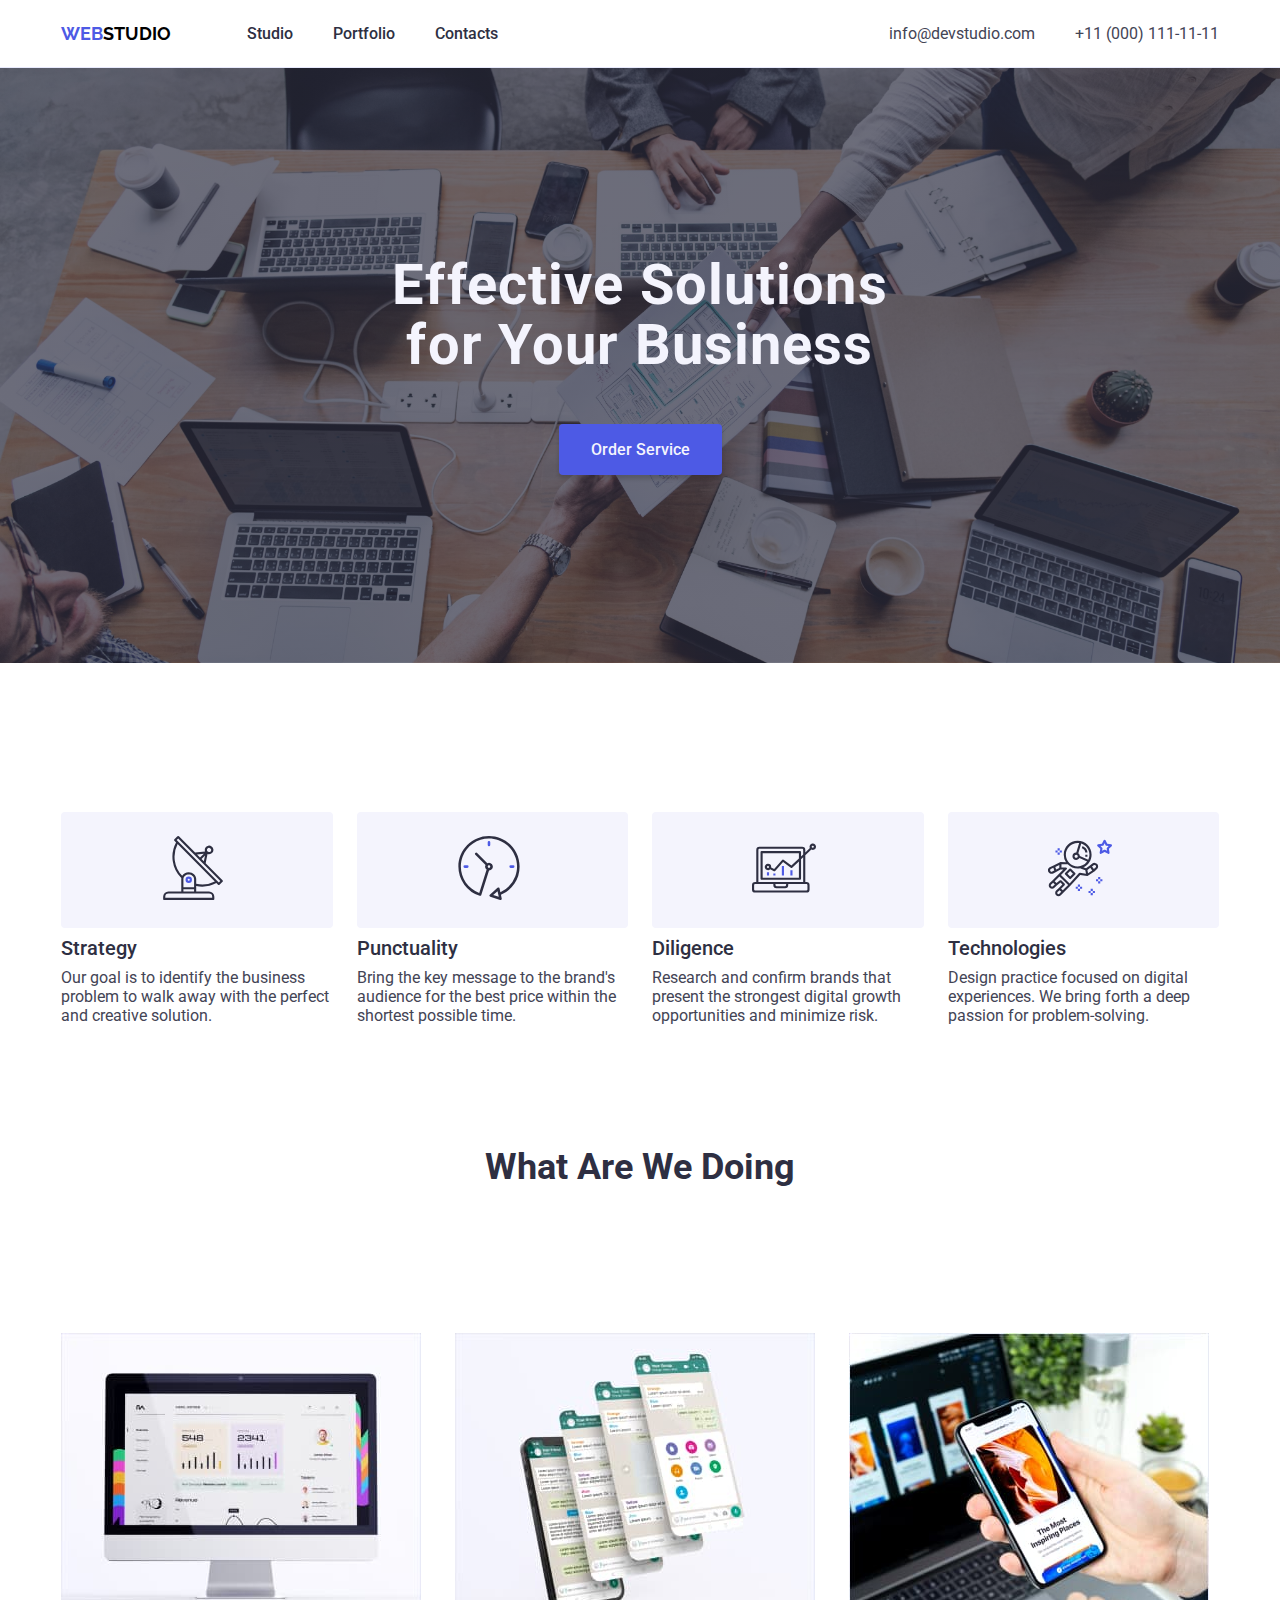
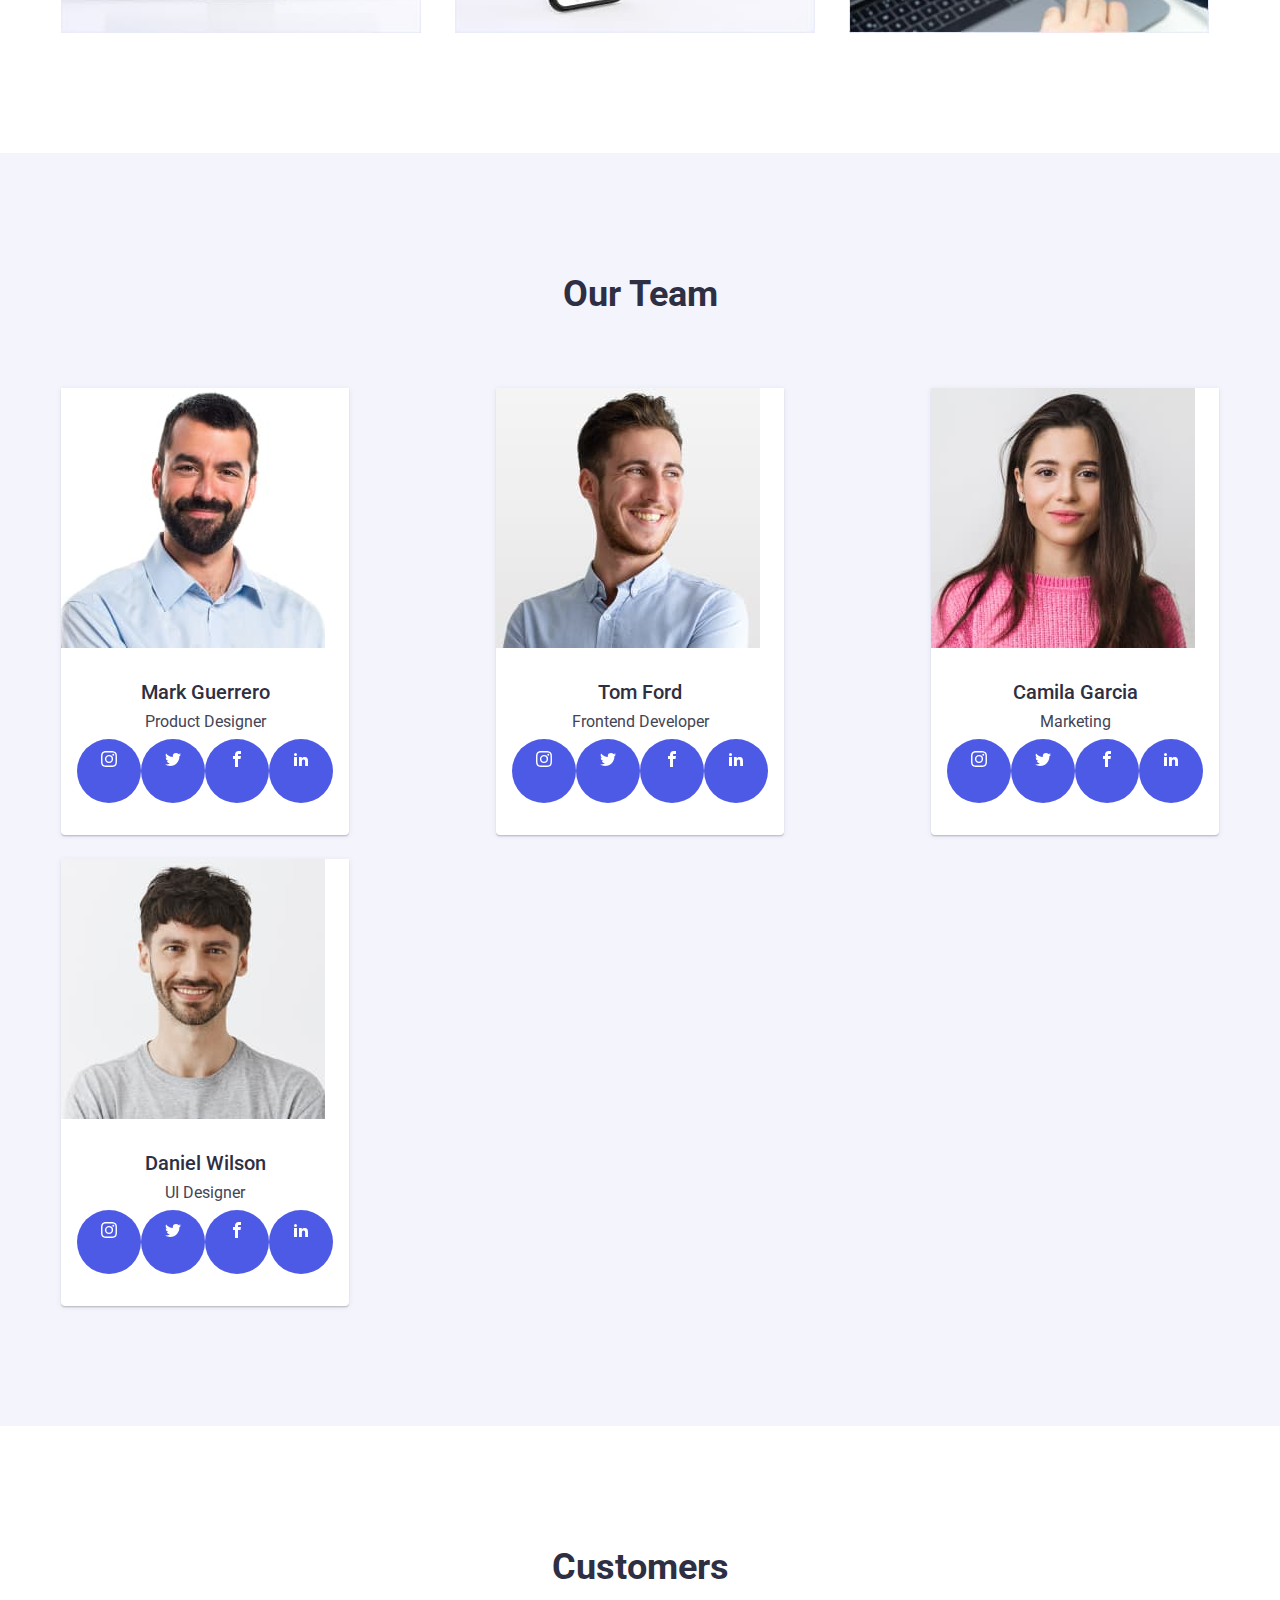
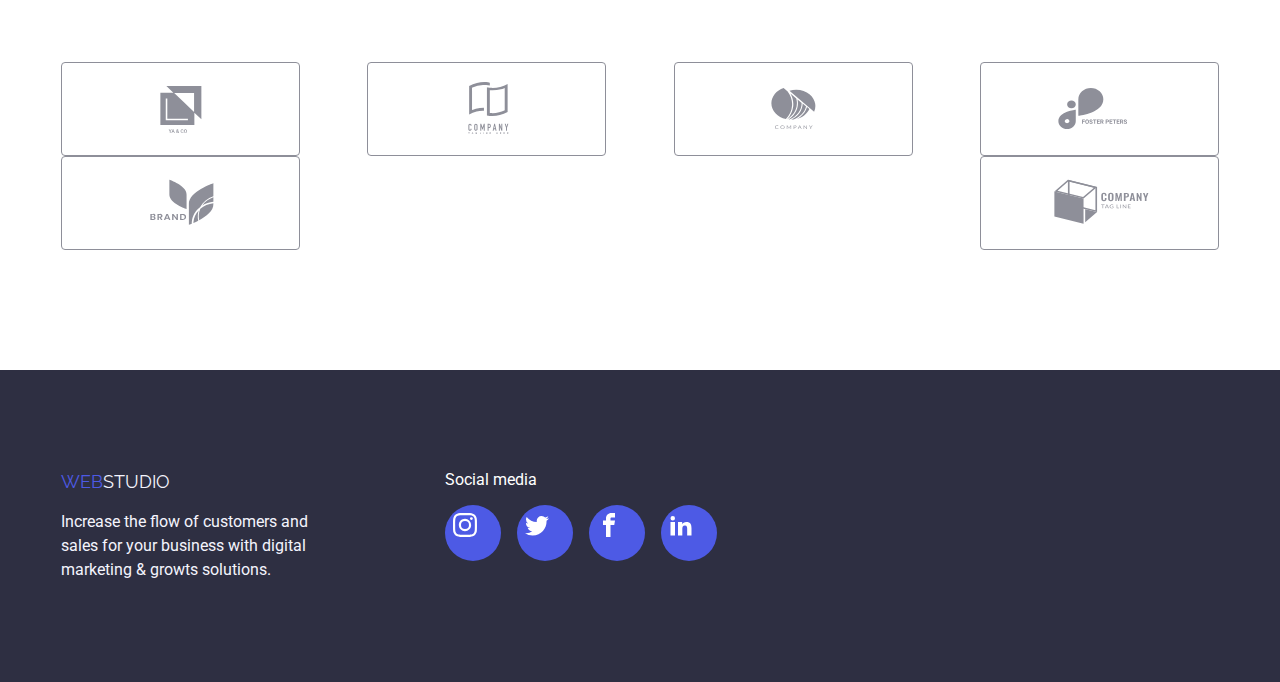
<file: index.html>
<!DOCTYPE html>
<html lang="en">
  <head>
    <meta charset="UTF-8" />
    <meta name="viewport" content="width=device-width, initial-scale=1.0" />
    <link
      rel="stylesheet"
      href="https://cdnjs.cloudflare.com/ajax/libs/modern-normalize/2.0.0/modern-normalize.min.css"
      integrity="sha512-4xo8blKMVCiXpTaLzQSLSw3KFOVPWhm/TRtuPVc4WG6kUgjH6J03IBuG7JZPkcWMxJ5huwaBpOpnwYElP/m6wg=="
      crossorigin="anonymous"
      referrerpolicy="no-referrer"
    />
    <link rel="stylesheet" href="css/styles.css" />
    <link rel="preconnect" href="https://fonts.googleapis.com" />
    <link rel="preconnect" href="https://fonts.gstatic.com" crossorigin />
    <link
      href="https://fonts.googleapis.com/css2?family=Raleway:wght@800&family=Roboto:wght@400;500;700;900&display=swap"
      rel="stylesheet"
    />
    <title>Homework 4</title>
  </head>
  <body>
    <!--
      <header class="navbar">
      <div class="navigation-section container">
        <nav class="nav-section">
          <a href="index.html" class="logo"
            ><span class="logo-span">Web</span>studio</a
          >
          <menu class="nav-menu">
            <li><a href="./index.html" class="link-menu">Studio</a></li>
            <li><a href="./portfolio.html" class="link-menu">Portfolio</a></li>
            <li><a href="#" class="link-menu">Contacts</a></li>
          </menu>
        </nav>
        <ul id="contact-list">
          <li>
            <a href="mailto:info@devstudio.com" class="link-contact"
              >info@devstudio.com</a
            >
          </li>
          <li>
            <a href="tel:+11(000)1111111" class="link-contact"
              >+11 (000) 111-11-11</a
            >
          </li>
        </ul>
      </div>
    </header>
  -->
    <header class="navbar">
      <div class="navigation-section container">
        <nav class="nav-section">
          <a href="index.html" class="logo"
            ><span class="logo-span">Web</span>studio</a
          >
          <menu class="nav-menu">
            <li class="nav-menu-item">
              <a href="./index.html" class="link-menu">Studio</a>
            </li>
            <li class="nav-menu-item">
              <a href="./portfolio.html" class="link-menu">Portfolio</a>
            </li>
            <li class="nav-menu-item">
              <a href="#" class="link-menu">Contacts</a>
            </li>
          </menu>
        </nav>
        <address class="contact-section">
          <ul class="contact-list">
            <li>
              <a href="mailto:info@devstudio.com" class="link-contact"
                >info@devstudio.com</a
              >
            </li>
            <li>
              <a href="tel:+11(000)1111111" class="link-contact"
                >+11 (000) 111-11-11</a
              >
            </li>
          </ul>
        </address>
      </div>
    </header>
    <main>
      <section class="hero-section">
        <div class="container">
          <h1 class="hero-header">Effective Solutions for Your Business</h1>
          <button type="button" class="hero-btn">Order Service</button>
        </div>
      </section>
      <section class="features-section">
        <div class="container">
          <h2 class="visually-hidden">Nagłówek</h2>
          <ul class="features-group">
            <li class="features-item">
              <div class="features-icon-item">
                <svg width="104px" height="56px" class="features-icon">
                  <use href="./images/icons.svg#icon-antenna-1"></use>
                </svg>
              </div>
              <h3 class="features-title">Strategy</h3>
              <p class="features-info">
                Our goal is to identify the business problem to walk away with
                the perfect and creative solution.
              </p>
            </li>
            <li class="features-item">
              <div class="features-icon-item">
                <svg width="104px" height="56px" class="features-icon">
                  <use href="./images/icons.svg#icon-clock-1"></use>
                </svg>
              </div>
              <h3 class="features-title">Punctuality</h3>
              <p class="features-info">
                Bring the key message to the brand's audience for the best price
                within the shortest possible time.
              </p>
            </li>
            <li class="features-item">
              <div class="features-icon-item">
                <svg width="104px" height="56px" class="features-icon">
                  <use href="./images/icons.svg#icon-diagram-1"></use>
                </svg>
              </div>
              <h3 class="features-title">Diligence</h3>
              <p class="features-info">
                Research and confirm brands that present the strongest digital
                growth opportunities and minimize risk.
              </p>
            </li>
            <li class="features-item">
              <div class="features-icon-item">
                <svg width="104px" height="56px" class="features-icon">
                  <use href="./images/icons.svg#icon-astronaut-1"></use>
                </svg>
              </div>
              <h3 class="features-title">Technologies</h3>
              <p class="features-info">
                Design practice focused on digital experiences. We bring forth a
                deep passion for problem-solving.
              </p>
            </li>
          </ul>
        </div>
      </section>
      <section class="studio-projects-section">
        <div class="container">
          <h2 class="studio-projects-heading">What Are We Doing</h2>
          <ul class="studio-projects-group">
            <li class="studio-projects-item">
              <img
                src="images/img-1.jpg"
                alt="iMac mockup with app displayed"
                width="360"
                height="300"
                class="work-img"
              />
            </li>
            <li class="studio-projects-item">
              <img
                src="images/img-2.jpg"
                alt="iPhone mockup with Whatsapp screenshots"
                width="360"
                height="300"
                class="work-img"
              />
            </li>
            <li class="studio-projects-item">
              <img
                src="images/img-3.jpg"
                alt="a hand holding an iPhone with a Macbook in the background"
                width="360"
                height="300"
                class="work-img"
              />
            </li>
          </ul>
        </div>
      </section>
      <!--
              <section class="team-section">
        <div class="team container">
          <h2 class="team-heading">Our Team</h2>
          <ul class="team-members-group">
            <li class="team-item">
              <figure>
                <img
                  src="images/team-img-1.jpg"
                  alt="smiling man in shirt with thick beard"
                  width="264"
                  height="260"
                />
                <figcaption class="team-member">
                  <h3 class="team-member-name">Mark Guerrero</h3>
                  <p class="team-member-info">Product Designer</p>
                </figcaption>
              </figure>
            </li>
            <li class="team-item">
              <figure>
                <img
                  src="images/team-img-2.jpg"
                  alt="smiling man in shirt with facial hair looking into the distance"
                  width="264"
                  height="260"
                />
                <figcaption class="team-member">
                  <h3 class="team-member-name">Tom Ford</h3>
                  <p class="team-member-info">Frontend Developer</p>
                </figcaption>
              </figure>
            </li>
            <li class="team-item">
              <figure>
                <img
                  src="images/team-img-3.jpg"
                  alt="smiling woman in pink sweater with long brown hair"
                  width="264"
                  height="260"
                />
                <figcaption class="team-member">
                  <h3 class="team-member-name">Camila Garcia</h3>
                  <p class="team-member-info">Marketing</p>
                </figcaption>
              </figure>
            </li>
            <li class="team-item">
              <figure>
                <img
                  src="images/team-img-4.jpg"
                  alt="smiling man in a shirt with facial hair"
                  width="264"
                  height="260"
                />
                <figcaption class="team-member">
                  <h3 class="team-member-name">Daniel Wilson</h3>
                  <p class="team-member-info">UI Designer</p>
                </figcaption>
              </figure>
            </li>
          </ul>
        </div>
      </section>
      -->
      <section class="team-section">
        <div class="team container">
          <h2 class="team-heading">Our Team</h2>
          <ul class="team-members-group">
            <li class="team-item">
              <img
                src="images/team-img-1.jpg"
                alt="smiling man in shirt with thick beard"
                width="264"
                height="260"
                class="team-member-img"
              />
              <div class="team-member-card">
                <h3 class="team-member-name">Mark Guerrero</h3>
                <p class="team-member-info">Product Designer</p>
                <ul class="team-member-media">
                  <li class="team-member-media-item">
                    <svg
                      width="16px"
                      height="16px"
                      class="team-member-media-icon"
                    >
                      <use href="./images/icons.svg#icon-instagram"></use>
                    </svg>
                  </li>
                  <li class="team-member-media-item">
                    <svg
                      width="16px"
                      height="16px"
                      class="team-member-media-icon"
                    >
                      <use href="./images/icons.svg#icon-twitter"></use>
                    </svg>
                  </li>
                  <li class="team-member-media-item">
                    <svg
                      width="16px"
                      height="16px"
                      class="team-member-media-icon"
                    >
                      <use href="./images/icons.svg#icon-facebook"></use>
                    </svg>
                  </li>
                  <li class="team-member-media-item">
                    <svg
                      width="16px"
                      height="16px"
                      class="team-member-media-icon"
                    >
                      <use href="./images/icons.svg#icon-linkedin2"></use>
                    </svg>
                  </li>
                </ul>
              </div>
            </li>
            <li class="team-item">
              <img
                src="images/team-img-2.jpg"
                alt="smiling man in shirt with facial hair looking into the distance"
                width="264"
                height="260"
                class="team-member-img"
              />
              <div class="team-member-card">
                <h3 class="team-member-name">Tom Ford</h3>
                <p class="team-member-info">Frontend Developer</p>
                <ul class="team-member-media">
                  <li class="team-member-media-item">
                    <svg
                      width="16px"
                      height="16px"
                      class="team-member-media-icon"
                    >
                      <use href="./images/icons.svg#icon-instagram"></use>
                    </svg>
                  </li>
                  <li class="team-member-media-item">
                    <svg
                      width="16px"
                      height="16px"
                      class="team-member-media-icon"
                    >
                      <use href="./images/icons.svg#icon-twitter"></use>
                    </svg>
                  </li>
                  <li class="team-member-media-item">
                    <svg
                      width="16px"
                      height="16px"
                      class="team-member-media-icon"
                    >
                      <use href="./images/icons.svg#icon-facebook"></use>
                    </svg>
                  </li>
                  <li class="team-member-media-item">
                    <svg
                      width="16px"
                      height="16px"
                      class="team-member-media-icon"
                    >
                      <use href="./images/icons.svg#icon-linkedin2"></use>
                    </svg>
                  </li>
                </ul>
              </div>
            </li>
            <li class="team-item">
              <img
                src="images/team-img-3.jpg"
                alt="smiling man in shirt with thick beard"
                width="264"
                height="260"
                class="team-member-img"
              />
              <div class="team-member-card">
                <h3 class="team-member-name">Camila Garcia</h3>
                <p class="team-member-info">Marketing</p>
                <ul class="team-member-media">
                  <li class="team-member-media-item">
                    <svg
                      width="16px"
                      height="16px"
                      class="team-member-media-icon"
                    >
                      <use href="./images/icons.svg#icon-instagram"></use>
                    </svg>
                  </li>
                  <li class="team-member-media-item">
                    <svg
                      width="16px"
                      height="16px"
                      class="team-member-media-icon"
                    >
                      <use href="./images/icons.svg#icon-twitter"></use>
                    </svg>
                  </li>
                  <li class="team-member-media-item">
                    <svg
                      width="16px"
                      height="16px"
                      class="team-member-media-icon"
                    >
                      <use href="./images/icons.svg#icon-facebook"></use>
                    </svg>
                  </li>
                  <li class="team-member-media-item">
                    <svg
                      width="16px"
                      height="16px"
                      class="team-member-media-icon"
                    >
                      <use href="./images/icons.svg#icon-linkedin2"></use>
                    </svg>
                  </li>
                </ul>
              </div>
            </li>
            <li class="team-item">
              <img
                src="images/team-img-4.jpg"
                alt="smiling man in shirt with thick beard"
                width="264"
                height="260"
                class="team-member-img"
              />
              <div class="team-member-card">
                <h3 class="team-member-name">Daniel Wilson</h3>
                <p class="team-member-info">UI Designer</p>
                <ul class="team-member-media">
                  <li class="team-member-media-item">
                    <svg
                      width="16px"
                      height="16px"
                      class="team-member-media-icon"
                    >
                      <use href="./images/icons.svg#icon-instagram"></use>
                    </svg>
                  </li>
                  <li class="team-member-media-item">
                    <svg
                      width="16px"
                      height="16px"
                      class="team-member-media-icon"
                    >
                      <use href="./images/icons.svg#icon-twitter"></use>
                    </svg>
                  </li>
                  <li class="team-member-media-item">
                    <svg
                      width="16px"
                      height="16px"
                      class="team-member-media-icon"
                    >
                      <use href="./images/icons.svg#icon-facebook"></use>
                    </svg>
                  </li>
                  <li class="team-member-media-item">
                    <svg
                      width="16px"
                      height="16px"
                      class="team-member-media-icon"
                    >
                      <use href="./images/icons.svg#icon-linkedin2"></use>
                    </svg>
                  </li>
                </ul>
              </div>
            </li>
          </ul>
        </div>
      </section>
      <section class="customers-section">
        <div class="customers container">
          <h2 class="customers-heading">Customers</h2>
          <ul class="customers-group">
            <li class="customer-item">
              <svg width="104px" height="56px" class="customer-logo">
                <use href="./images/icons.svg#icon-Client-1"></use>
              </svg>
            </li>
            <li class="customer-item">
              <svg width="104px" height="56px" class="customer-logo">
                <use href="./images/icons.svg#icon-Client-2"></use>
              </svg>
            </li>
            <li class="customer-item">
              <svg width="104px" height="56px" class="customer-logo">
                <use href="./images/icons.svg#icon-Client-3"></use>
              </svg>
            </li>
            <li class="customer-item">
              <svg width="104px" height="56px" class="customer-logo">
                <use href="./images/icons.svg#icon-Client-4"></use>
              </svg>
            </li>
            <li class="customer-item">
              <svg width="104px" height="56px" class="customer-logo">
                <use href="./images/icons.svg#icon-Client-5"></use>
              </svg>
            </li>
            <li class="customer-item">
              <svg width="104px" height="56px" class="customer-logo">
                <use href="./images/icons.svg#icon-Client-6"></use>
              </svg>
            </li>
          </ul>
        </div>
      </section>
    </main>
    <footer class="footer section">
      <div class="container footer-group">
        <div class="footer-info">
          <a href="index.html" class="logo-footer"
            ><span class="logo-span">Web</span>studio</a
          >
          <p>
            Increase the flow of customers and sales for your business with
            digital marketing & growts solutions.
          </p>
        </div>
        <div class="footer-media">
          <p>Social media</p>
          <ul class="footer-media-group">
            <li class="footer-media-item">
              <svg width="24px" height="24px" class="team-member-media-icon">
                <use href="./images/icons.svg#icon-instagram"></use>
              </svg>
            </li>
            <li class="footer-media-item">
              <svg width="24px" height="24px" class="team-member-media-icon">
                <use href="./images/icons.svg#icon-twitter"></use>
              </svg>
            </li>
            <li class="footer-media-item">
              <svg width="24px" height="24px" class="team-member-media-icon">
                <use href="./images/icons.svg#icon-facebook"></use>
              </svg>
            </li>
            <li class="footer-media-item">
              <svg width="24px" height="24px" class="team-member-media-icon">
                <use href="./images/icons.svg#icon-linkedin2"></use>
              </svg>
            </li>
          </ul>
        </div>
      </div>
    </footer>
  </body>
</html>
</file>
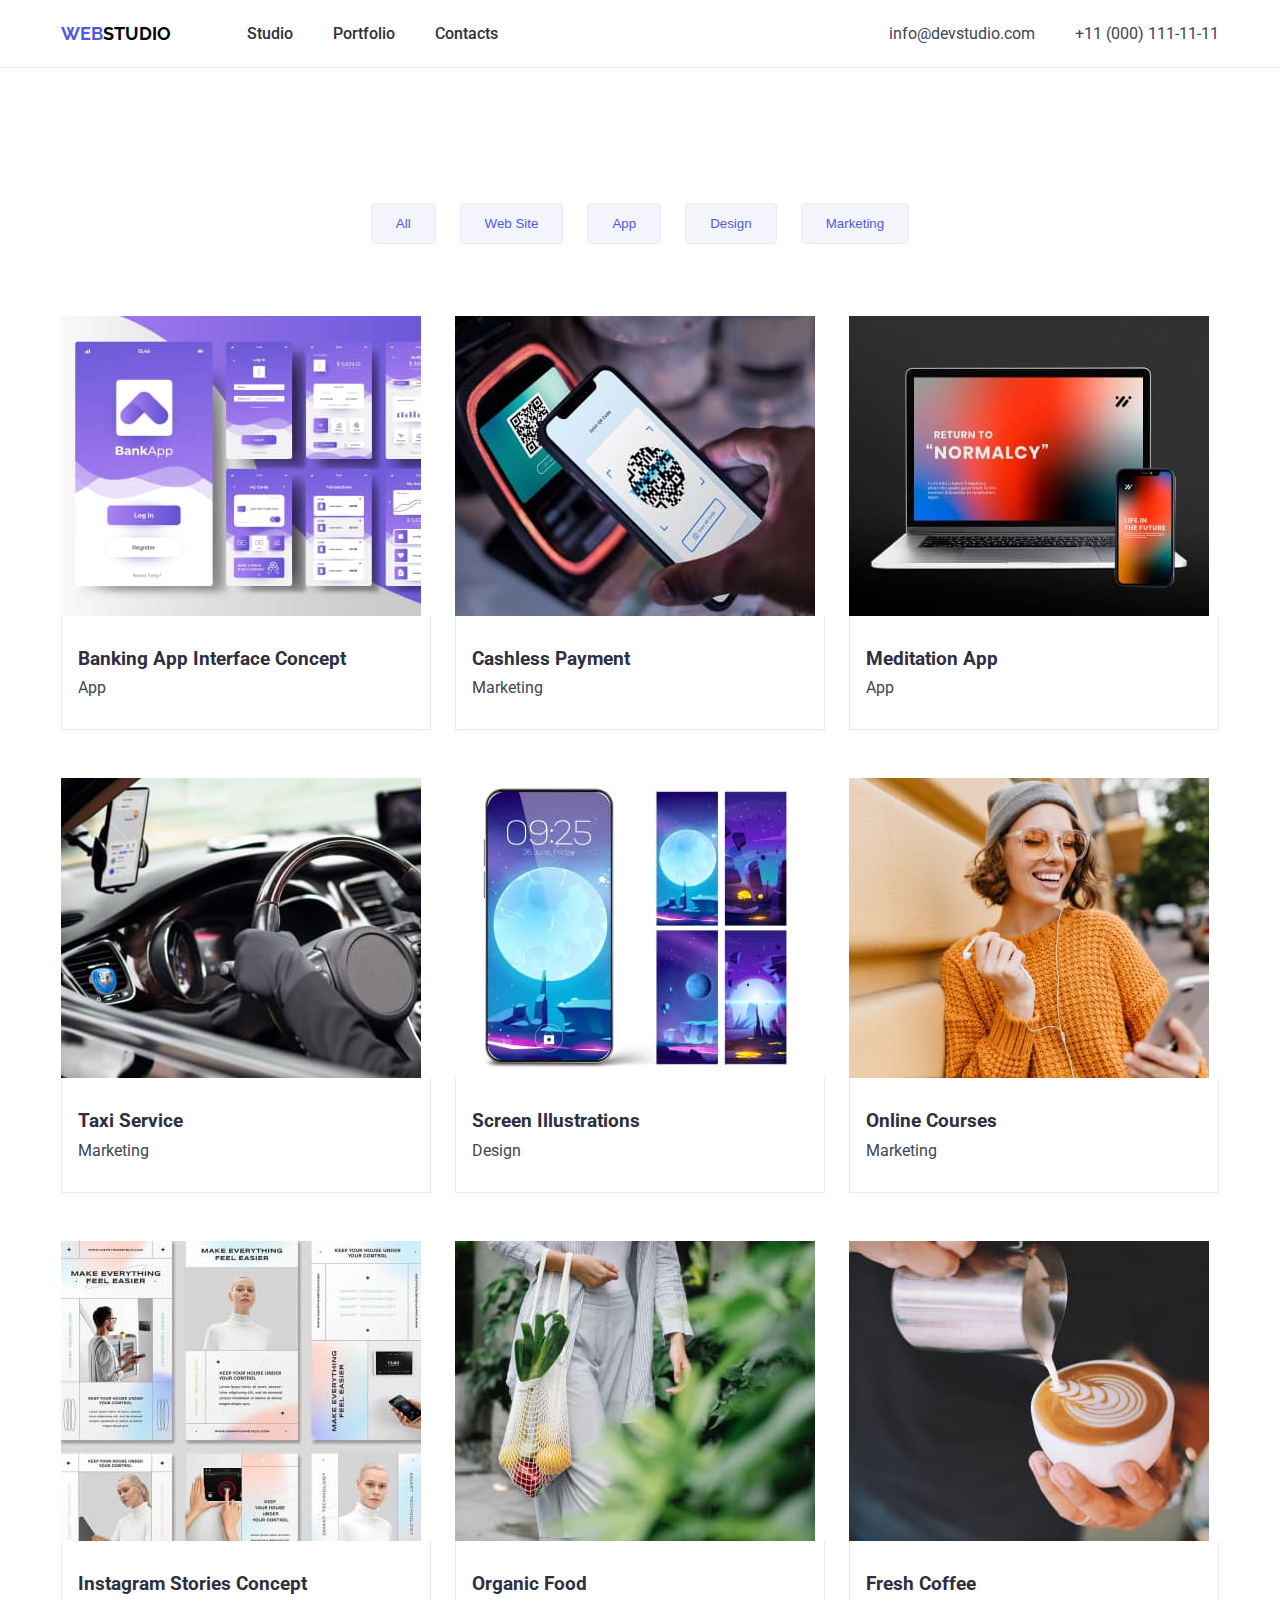
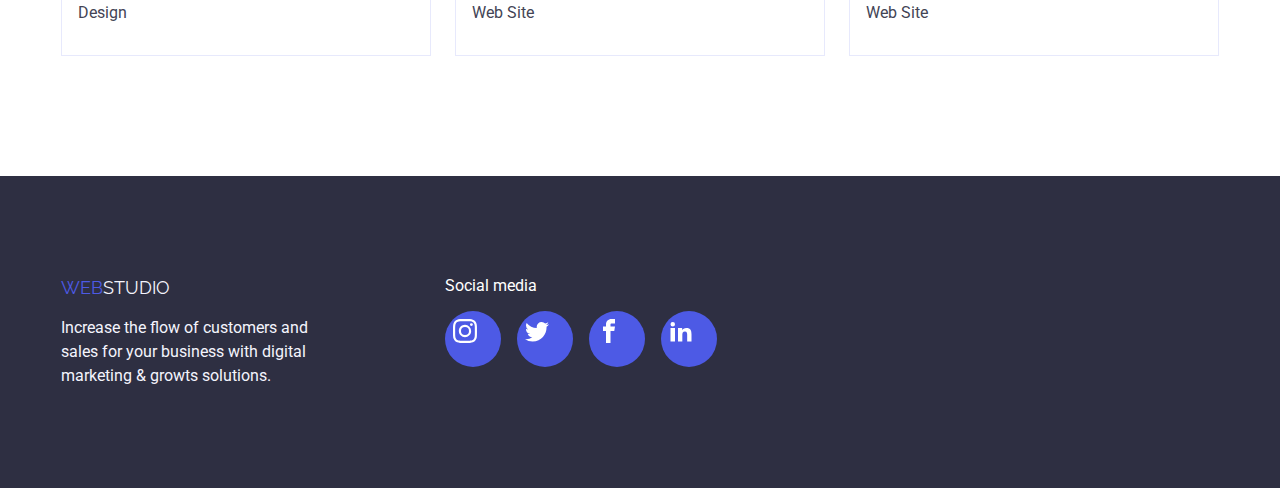
<file: portfolio.html>
<!DOCTYPE html>
<html lang="en">
  <head>
    <meta charset="UTF-8" />
    <meta name="viewport" content="width=device-width, initial-scale=1.0" />
    <link
      rel="stylesheet"
      href="https://cdnjs.cloudflare.com/ajax/libs/modern-normalize/2.0.0/modern-normalize.min.css"
      integrity="sha512-4xo8blKMVCiXpTaLzQSLSw3KFOVPWhm/TRtuPVc4WG6kUgjH6J03IBuG7JZPkcWMxJ5huwaBpOpnwYElP/m6wg=="
      crossorigin="anonymous"
      referrerpolicy="no-referrer"
    />
    <link rel="stylesheet" href="css/styles.css" />
    <link rel="preconnect" href="https://fonts.googleapis.com" />
    <link rel="preconnect" href="https://fonts.gstatic.com" crossorigin />
    <link
      href="https://fonts.googleapis.com/css2?family=Raleway:wght@800&family=Roboto:wght@400;500;700;900&display=swap"
      rel="stylesheet"
    />

    <title>Homework 4</title>
  </head>
  <body>
    <header class="navbar">
      <div class="navigation-section container">
        <nav class="nav-section">
          <a href="index.html" class="logo"
            ><span class="logo-span">Web</span>studio</a
          >
          <menu class="nav-menu">
            <li class="nav-menu-item">
              <a href="./index.html" class="link-menu">Studio</a>
            </li>
            <li class="nav-menu-item">
              <a href="./portfolio.html" class="link-menu">Portfolio</a>
            </li>
            <li class="nav-menu-item">
              <a href="#" class="link-menu">Contacts</a>
            </li>
          </menu>
        </nav>
        <address class="contact-section">
          <ul class="contact-list">
            <li>
              <a href="mailto:info@devstudio.com" class="link-contact"
                >info@devstudio.com</a
              >
            </li>
            <li>
              <a href="tel:+11(000)1111111" class="link-contact"
                >+11 (000) 111-11-11</a
              >
            </li>
          </ul>
        </address>
      </div>
    </header>
    <main>
      <section class="projects-section">
        <div class="container">
          <h1 class="visually-hidden">Nagłówek</h1>
          <ul class="filter-btn-group">
            <li><button type="button" class="filter-btn">All</button></li>
            <li><button type="button" class="filter-btn">Web Site</button></li>
            <li><button type="button" class="filter-btn">App</button></li>
            <li><button type="button" class="filter-btn">Design</button></li>
            <li><button type="button" class="filter-btn">Marketing</button></li>
          </ul>
          <ul class="projects-group">
            <li class="projects-item">
              <img
                src="images/project-img-1.jpg"
                alt="mockup showing the interface of the app"
                width="360"
                height="300"
              />
              <div class="project-card-info">
                <h3 class="project-title">Banking App Interface Concept</h3>
                <p class="filter">App</p>
              </div>
            </li>
            <li class="projects-item">
              <img
                src="images/project-img-2.jpg"
                alt="person paying by contactless phone"
                width="360"
                height="300"
              />
              <div class="project-card-info">
                <h3 class="project-title">Cashless Payment</h3>
                <p class="filter">Marketing</p>
              </div>
            </li>
            <li class="projects-item">
              <img
                src="images/project-img-3.jpg"
                alt="mockup of a latop and phone presenting the application"
                width="360"
                height="300"
              />
              <div class="project-card-info">
                <h3 class="project-title">Meditation App</h3>
                <p class="filter">App</p>
              </div>
            </li>
            <li class="projects-item">
              <img
                src="images/project-img-4.jpg"
                alt="driver sitting in the car holding the steering wheel"
                width="360"
                height="300"
              />
              <div class="project-card-info">
                <h3 class="project-title">Taxi Service</h3>
                <p class="filter">Marketing</p>
              </div>
            </li>
            <li class="projects-item">
              <img
                src="images/project-img-5.jpg"
                alt="mockup of the phone with illustrations"
                width="360"
                height="300"
              />
              <div class="project-card-info">
                <h3 class="project-title">Screen Illustrations</h3>
                <p class="filter">Design</p>
              </div>
            </li>
            <li class="projects-item">
              <img
                src="images/project-img-6.jpg"
                alt="smiling girl with glasses, cap and orange sweater holding phone"
                width="360"
                height="300"
              />
              <div class="project-card-info">
                <h3 class="project-title">Online Courses</h3>
                <p class="filter">Marketing</p>
              </div>
            </li>
            <li class="projects-item">
              <img
                src="images/project-img-7.jpg"
                alt="mockups with concepts on Instagram Stories"
                width="360"
                height="300"
              />
              <div class="project-card-info">
                <h3 class="project-title">Instagram Stories Concept</h3>
                <p class="filter">Design</p>
              </div>
            </li>
            <li class="projects-item">
              <img
                src="images/project-img-8.jpg"
                alt="person dressed in white carrying a net of vegetables"
                width="360"
                height="300"
              />
              <div class="project-card-info">
                <h3 class="project-title">Organic Food</h3>
                <p class="filter">Web Site</p>
              </div>
            </li>
            <li class="projects-item">
              <img
                src="images/project-img-9.jpg"
                alt="person pouring milk into a cup. with coffee"
                width="360"
                height="300"
              />
              <div class="project-card-info">
                <h3 class="project-title">Fresh Coffee</h3>
                <p class="filter">Web Site</p>
              </div>
            </li>
          </ul>
        </div>
      </section>
    </main>
    <footer class="footer section">
      <div class="container footer-group">
        <div class="footer-info">
          <a href="index.html" class="logo-footer"
            ><span class="logo-span">Web</span>studio</a
          >
          <p>
            Increase the flow of customers and sales for your business with
            digital marketing & growts solutions.
          </p>
        </div>
        <div class="footer-media">
          <p>Social media</p>
          <ul class="footer-media-group">
            <li class="footer-media-item">
              <svg width="24px" height="24px" class="team-member-media-icon">
                <use href="./images/icons.svg#icon-instagram"></use>
              </svg>
            </li>
            <li class="footer-media-item">
              <svg width="24px" height="24px" class="team-member-media-icon">
                <use href="./images/icons.svg#icon-twitter"></use>
              </svg>
            </li>
            <li class="footer-media-item">
              <svg width="24px" height="24px" class="team-member-media-icon">
                <use href="./images/icons.svg#icon-facebook"></use>
              </svg>
            </li>
            <li class="footer-media-item">
              <svg width="24px" height="24px" class="team-member-media-icon">
                <use href="./images/icons.svg#icon-linkedin2"></use>
              </svg>
            </li>
          </ul>
        </div>
      </div>
    </footer>
  </body>
</html>
</file>
<file: css/styles.css>
:root {
  --font-logo: 'Raleway', sans-serif;
  --color-black: #000;
  --color-white: #fff;
  --color-grey: rgba(46, 47, 66, 0.7);
  --color-cloud: #f4f4fd;
  --color-slate: #434455;
  --color-light-slate: #8e8f99;
  --color-navy-blue: #2e2f42;
  --color-cornflower: #e7e9fc;
  --color-iris: #4d5ae5;
  --color-ocean: #404bbf;
  --color-green: #31d0aa;
}

* {
  margin: 0;
  padding: 0;
}

body {
  font-family: 'Roboto', sans-serif;
  color: var(--color-navy-blue);
  line-height: 1.2;
}

main {
  text-align: center;
}

img {
  display: block;
}

.visually-hidden {
  visibility: hidden;
}

/* SEKCJE */

.container {
  width: 1158px;
  margin: 0 auto;
  padding: 0 15px;
}

.section-heading {
  line-height: 1.2;
  color: var(--color-navy-blue);
  font-size: 36px;
  font-weight: 700;
}

/* PASEK MENU */

.navbar {
  border-bottom: 1px solid var(--color-cornflower);
  width: 100%;
}

.navbar nav {
  margin: 0;
}

.navigation-section {
  display: flex;
  justify-content: space-between;
  align-items: center;
}

.nav-section {
  display: flex;
  align-items: center;
}

.nav-menu {
  display: flex;
  gap: 40px;
  padding: 0;
}

.nav-menu-item {
  list-style: none;
  padding: 24px 0;
}

/* LOGO */

.logo {
  text-decoration: none;
  text-transform: uppercase;
  color: var(--color-black);
  font-family: var(--font-logo);
  font-size: 18px;
  font-weight: 700;
  margin-right: 76px;
}

.logo-span {
  color: var(--color-iris);
}

/* LINKI MENU */

.link-menu {
  color: var(--color-navy-blue);
  text-decoration: none;
  font-weight: 500;
}

.link-menu:hover,
.link-menu:active,
.link-menu:focus {
  color: var(--color-ocean);
}

.contact-section {
  margin-right: 0;
}

.contact-list {
  display: flex;
  font-style: normal;
  list-style: none;
  gap: 40px;
  margin: 0;
  padding: 0;
}

.link-contact {
  color: var(--color-slate);
  text-decoration: none;
  line-height: 1.2;
}

.link-contact:hover,
.link-contact:active,
.link-contact:focus {
  color: var(--color-ocean);
}

/* STOPKA */

.footer {
  background-color: var(--color-navy-blue);
  width: 100%;
  padding: 100px 0;
  display: flex;
}

.footer-group {
  display: flex;
  gap: 120px;
}

.footer-info {
  line-height: 150%;
  color: var(--color-cloud);
  font-weight: 400;
  width: 264px;
  margin-left: 0;
}

.logo-footer {
  text-decoration: none;
  text-transform: uppercase;
  color: var(--color-cloud);
  font-family: 'Raleway', sans-serif;
  font-size: 18px;
  display: inline-block;
  margin-bottom: 16px;
}

.footer-media {
  color: var(--color-white);
}

.footer-media-group {
  display: flex;
  gap: 16px;
  margin-top: 16px;
}

.footer-media-item {
  background-color: var(--color-iris);
  width: 40px;
  height: 40px;
  padding: 8px;
  border-radius: 100%;
  list-style: none;
}

.footer-media-item:hover,
.footer-media-item:focus {
  cursor: pointer;
  background-color: var(--color-green);
}

/* index.html - SEKCJA 1 */

.hero-section {
  background-color: var(--color-navy-blue);
  background: linear-gradient(rgba(46, 47, 66, 0.7), rgba(46, 47, 66, 0.7)),
    url(../images/hero-section-bg.jpg);
  background-position: 50% 50%;
  background-size: cover;
  padding: 188px 0;
  margin: auto;
  max-width: 1440px;
}

.hero-header {
  color: var(--color-cloud);
  line-height: 107.143%;
  letter-spacing: 1.12px;
  font-weight: 700;
  font-size: 56px;
  text-align: center;
  max-width: 496px;
  margin: 0 auto;
}

.hero-btn {
  background-color: var(--color-iris);
  color: var(--color-cloud);
  font-weight: 500;
  font-family: 'Roboto', sans-serif;
  font-size: 16px;
  border: none;
  border-radius: 4px;
  box-shadow: 0px 4px 4px 0px rgba(0, 0, 0, 0.15);
  display: block;
  margin: 48px auto 0;
  cursor: pointer;
  padding: 16px 32px;
}

.hero-btn:hover,
.hero-btn:active,
.hero-btn:focus {
  background-color: var(--color-ocean);
  color: var(--color-white);
  cursor: pointer;
  font-size: 16px;
}
/* index.html - SEKCJA 2 (FEATURES) */

.features-section {
  padding: 120px 0;
}

.features-group {
  display: flex;
  justify-content: space-between;
  gap: 24px;
  list-style: none;
  text-align: left;
}

.features-item {
  width: calc((100% - 72px) / 4);
}

.features-icon-item {
  padding: 24px 100px;
  background-color: var(--color-cloud);
  border-radius: 4px;
}

.features-icon {
  width: 64px;
  height: 64px;
}

.features-title {
  margin: 8px 0;
  line-height: 1.2;
  color: var(--color-navy-blue);
  font-size: 20px;
  font-weight: 500;
}

.features-info {
  color: var(--color-slate);
  line-height: 1.2;
}

/* index.html - SEKCJA 3 */

.studio-projects-section {
  padding-bottom: 120px;
}

.studio-projects-heading {
  margin-bottom: 72px;
  line-height: 1.2;
  color: var(--color-navy-blue);
  font-size: 36px;
  font-weight: 700;
}

.studio-projects-group {
  padding: 72px 0 0;
  display: flex;
  flex-basis: auto;
  gap: 24px;
  justify-content: space-between;
  align-items: center;
  flex-wrap: wrap;
  list-style: none;
}

.studio-projects-item {
  flex-basis: calc((100% - 48px) / 3);
}

/* index.html - SEKCJA 4 (TEAM) */

.team-section {
  padding: 120px 0;
  background-color: var(--color-cloud);
}

.team-heading {
  margin-bottom: 72px;
  line-height: 1.2;
  color: var(--color-navy-blue);
  font-size: 36px;
  font-weight: 700;
}

.team-members-group {
  display: flex;
  justify-content: space-between;
  align-items: center;
  gap: 24px;
  list-style: none;
  margin-top: 72px;
  flex-wrap: wrap;
  padding: 0;
}

.team-item {
  flex-basis: calc((100% - 72px) / 4);
  border-radius: 0px 0px 4px 4px;
  background-color: var(--color-white);
  padding: 0;
  margin: 0;
  box-shadow: 0px 2px 1px 0px rgba(46, 47, 66, 0.08),
    0px 1px 1px 0px rgba(46, 47, 66, 0.16),
    0px 1px 6px 0px rgba(46, 47, 66, 0.08);
}

.team-member-card {
  padding: 32px 16px;
  border-radius: 0px 0px 4px 4px;
}

.team-member-name {
  text-align: center;
  margin-bottom: 8px;
  line-height: 1.2;
  color: var(--color-navy-blue);
  font-size: 20px;
  font-weight: 500;
}

.team-member-info {
  color: var(--color-slate);
  line-height: 1.2;
  text-align: center;
}

.team-member-media {
  display: flex;
  justify-content: space-between;
}

.team-member-media-item {
  list-style-type: none;
  background-color: var(--color-iris);
  padding: 12px;
  border-radius: 100%;
  width: 40px;
  height: 40px;
  margin-top: 8px;
  transition: 0.2s;
}

.team-member-media-icon {
  fill: var(--color-white);
  transition: 0.2s;
}

.team-member-media-item:hover,
.team-member-media-item:focus {
  cursor: pointer;
  background-color: var(--color-ocean);
  transition: 0.2s;
}

.team-member-media-item:hover .team-member-media-icon,
.team-member-media-item:focus .team-member-media-icon {
  fill: var(--color-cloud);
  transition: 0.2;
}

/* index.html - SEKCJA 5 (CUSTOMERS) */

.customers-section {
  padding: 120px 0;
  background-color: var(--color-white);
}

.customers-heading {
  margin-bottom: 72px;
  line-height: 1.2;
  color: var(--color-navy-blue);
  font-size: 36px;
  font-weight: 700;
}

.customers-group {
  display: flex;
  justify-content: space-between;
  align-items: center;
  /*gap: 24px;*/
  list-style: none;
  margin-top: 72px;
  flex-wrap: wrap;
  padding: 0;
}

.customer-item {
  flex-basis: calc((100% - 120px) / 6);
  border: 1px solid var(--color-light-slate);
  border-radius: 4px;
  padding: 16px 32px;
}

.customer-item:hover,
.customer-item:focus {
  border: 1px solid var(--color-ocean);
}

.customer-item:hover .customer-logo,
.customer-item:focus .customer-logo {
  fill: var(--color-ocean);
}

.customer-logo {
  fill: var(--color-light-slate);
}

/* portfolio.html - SEKCJA 1 */

.projects-section {
  padding-top: 96px;
  padding-bottom: 120px;
}

/* portfolio.html - SEKCJA 1 (FILTRY) */

.filter-btn-group {
  display: flex;
  justify-content: center;
  gap: 24px;
  margin-bottom: 72px;
  list-style: none;
}

.filter-btn {
  background-color: var(--color-cloud);
  color: var(--color-iris);
  font-weight: 500;
  border-radius: 4px;
  border: 1px solid var(--color-cornflower);
  padding: 12px 24px;
}

.filter-btn:hover,
.filter-btn:active,
.filter-btn:focus {
  background-color: var(--color-ocean);
  color: var(--color-white);
  border: 1px solid transparent;
  cursor: pointer;
  box-shadow: 0px 2px 2px 0px rgba(0, 0, 0, 0.12),
    0px 2px 1px 0px rgba(0, 0, 0, 0.08), 0px 3px 1px 0px rgba(0, 0, 0, 0.1);
}

/* portfolio.html - SEKCJA 1 (LISTA PROJEKTÓW) */

.projects-group {
  display: flex;
  flex-wrap: wrap;
  list-style: none;
  padding: 0;
  column-gap: 24px;
  row-gap: 48px;
}

.projects-item {
  flex-basis: calc((100% - 48px) / 3);
  text-decoration: none;
}

.projects-item:hover,
.projects-item:focus {
  cursor: pointer;
  box-shadow: 0px 2px 1px 0px rgba(46, 47, 66, 0.08),
    0px 1px 1px 0px rgba(46, 47, 66, 0.16),
    0px 1px 6px 0px rgba(46, 47, 66, 0.08);
}

.project-card {
  padding: 0;
}

.project-card img {
  display: block;
}

.project-card-info {
  border: 1px solid var(--color-cornflower);
  border-top: none;
  padding: 32px 16px;
  text-align: left;
  max-width: 360px;
}

.filter {
  color: var(--color-slate);
}

.project-title {
  color: var(--color-navy-blue);
  text-decoration: none;
  margin-bottom: 8px;
}

.project-title:hover,
.project-title:active,
.project-title:focus {
  text-decoration: none;
  color: var(--color-navy-blue);
}
</file>
